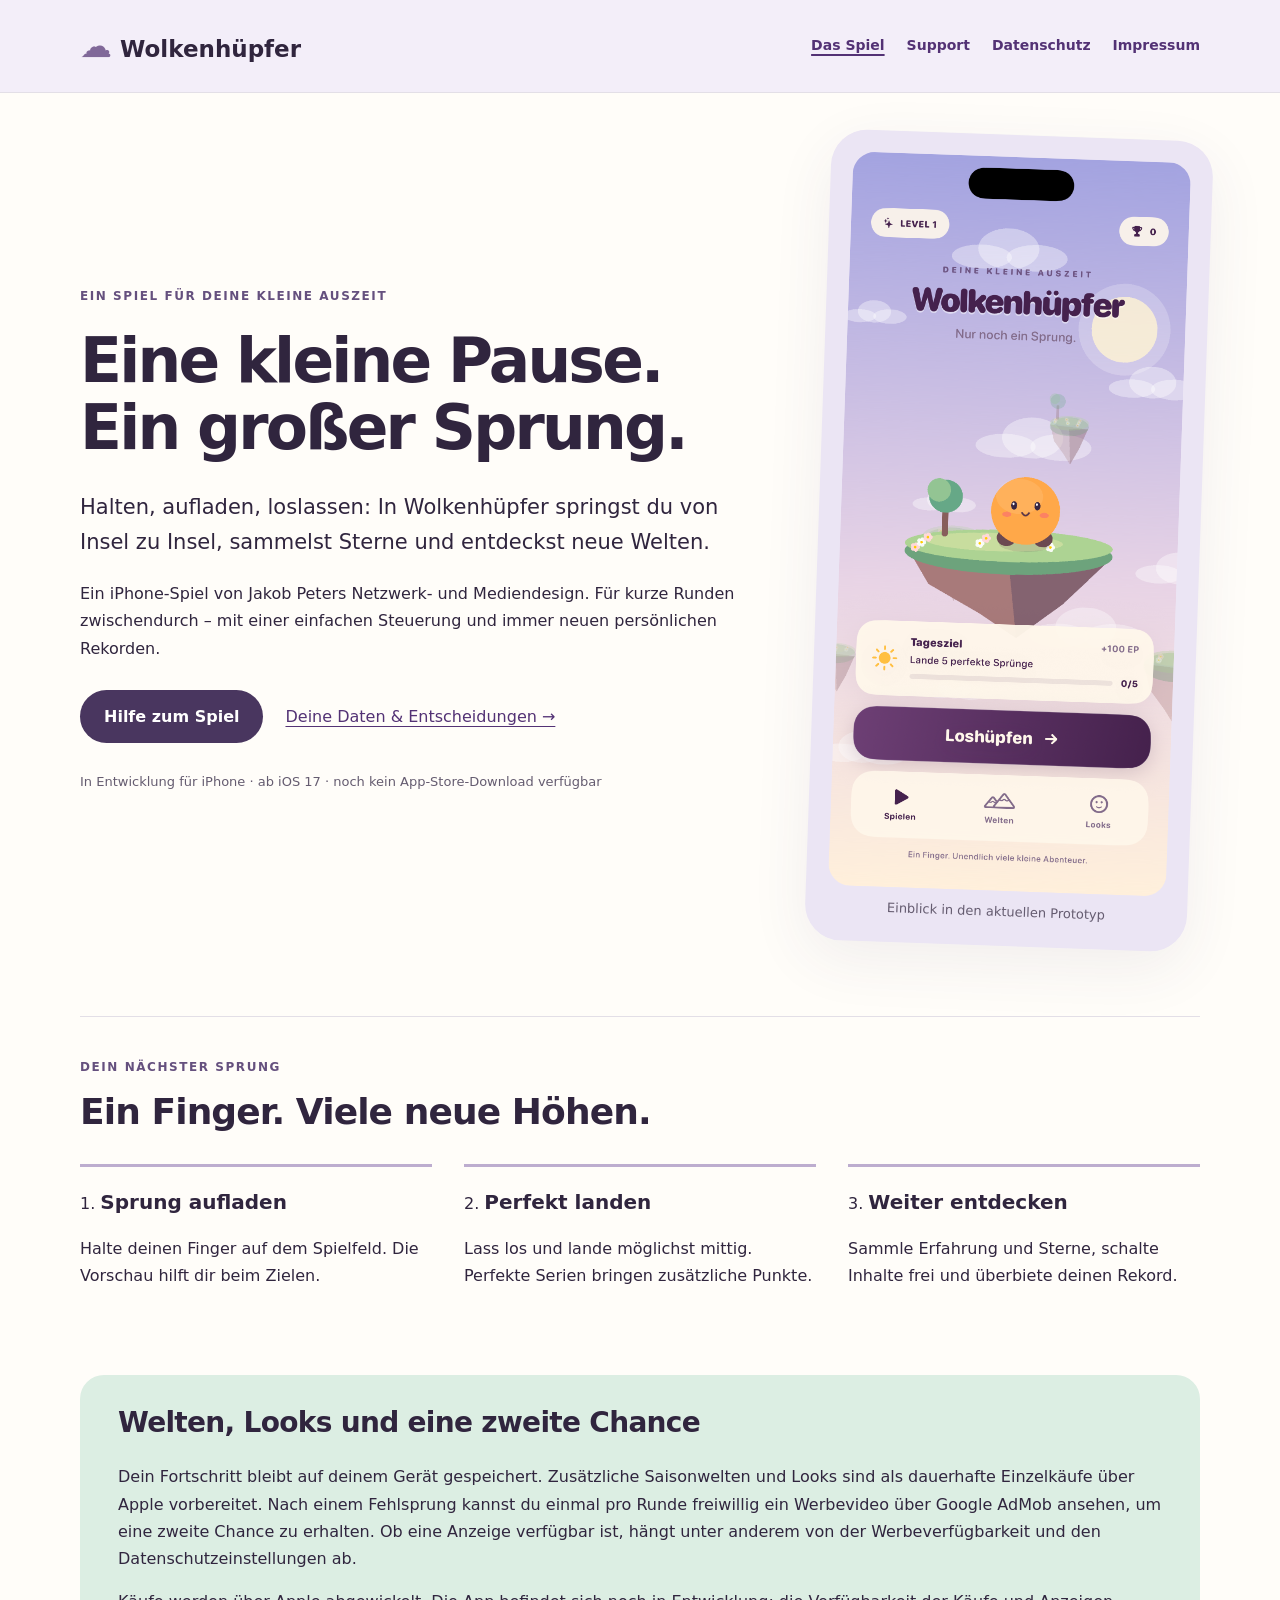
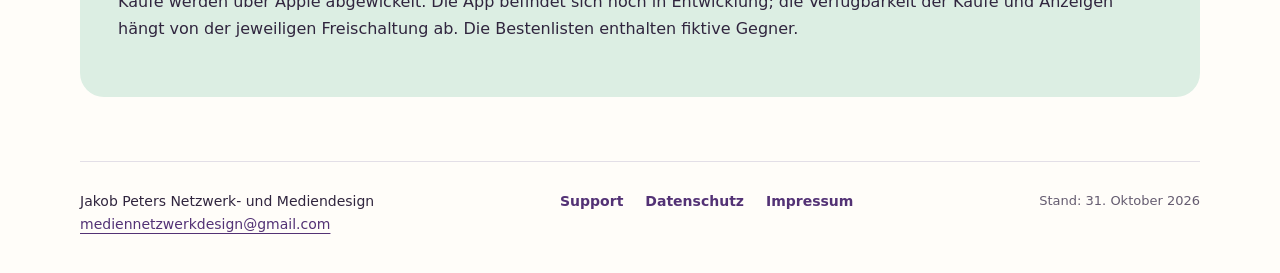
<file: index.html>
<!doctype html>
<html lang="de"><head><meta charset="utf-8"><meta name="viewport" content="width=device-width, initial-scale=1"><meta name="description" content="Wolkenhüpfer für iPhone: Spielvorstellung, Support und Datenschutz von Jakob Peters Netzwerk- und Mediendesign."><meta name="referrer" content="strict-origin-when-cross-origin"><title>Eine kleine Pause. Ein großer Sprung. · Wolkenhüpfer</title><link rel="icon" type="image/svg+xml" href="assets/favicon.svg"><link rel="stylesheet" href="assets/style.css"></head>
<body><a class="skip" href="#inhalt">Zum Inhalt</a><header><div class="wrap header"><a class="brand" href="index.html"><span aria-hidden="true">☁</span> Wolkenhüpfer</a><nav aria-label="Hauptnavigation"><a href="index.html" aria-current="page">Das Spiel</a><a href="support.html">Support</a><a href="datenschutz.html">Datenschutz</a><a href="impressum.html">Impressum</a></nav></div></header>
<main id="inhalt" class="wrap">
<section class="hero"><div><p class="eyebrow">Ein Spiel für deine kleine Auszeit</p><h1>Eine kleine Pause.<br>Ein großer Sprung.</h1><p class="lead">Halten, aufladen, loslassen: In Wolkenhüpfer springst du von Insel zu Insel, sammelst Sterne und entdeckst neue Welten.</p><p>Ein iPhone-Spiel von Jakob Peters Netzwerk- und Mediendesign. Für kurze Runden zwischendurch – mit einer einfachen Steuerung und immer neuen persönlichen Rekorden.</p><div class="actions"><a class="button" href="support.html">Hilfe zum Spiel</a><a href="datenschutz.html">Deine Daten &amp; Entscheidungen →</a></div><p class="small">In Entwicklung für iPhone · ab iOS 17 · noch kein App-Store-Download verfügbar</p></div><figure><img src="assets/spiel.png" alt="Wolkenhüpfer: orangefarbene Spielfigur auf einer schwebenden Insel im Startmenü des Prototyps" width="1206" height="2622"><figcaption>Einblick in den aktuellen Prototyp</figcaption></figure></section>
<section class="steps"><p class="eyebrow">Dein nächster Sprung</p><h2>Ein Finger. Viele neue Höhen.</h2><ol><li><strong>Sprung aufladen</strong><p>Halte deinen Finger auf dem Spielfeld. Die Vorschau hilft dir beim Zielen.</p></li><li><strong>Perfekt landen</strong><p>Lass los und lande möglichst mittig. Perfekte Serien bringen zusätzliche Punkte.</p></li><li><strong>Weiter entdecken</strong><p>Sammle Erfahrung und Sterne, schalte Inhalte frei und überbiete deinen Rekord.</p></li></ol></section>
<section class="panel"><h2>Welten, Looks und eine zweite Chance</h2><p>Dein Fortschritt bleibt auf deinem Gerät gespeichert. Zusätzliche Saisonwelten und Looks sind als dauerhafte Einzelkäufe über Apple vorbereitet. Nach einem Fehlsprung kannst du einmal pro Runde freiwillig ein Werbevideo über Google AdMob ansehen, um eine zweite Chance zu erhalten. Ob eine Anzeige verfügbar ist, hängt unter anderem von der Werbeverfügbarkeit und den Datenschutzeinstellungen ab.</p><p>Käufe werden über Apple abgewickelt. Die App befindet sich noch in Entwicklung; die Verfügbarkeit der Käufe und Anzeigen hängt von der jeweiligen Freischaltung ab. Die Bestenlisten enthalten fiktive Gegner.</p></section>
</main>
<footer class="wrap"><p>Jakob Peters Netzwerk- und Mediendesign<br><a href="mailto:mediennetzwerkdesign@gmail.com">mediennetzwerkdesign@gmail.com</a></p><nav aria-label="Rechtliches"><a href="support.html">Support</a><a href="datenschutz.html">Datenschutz</a><a href="impressum.html">Impressum</a></nav><p class="small">Stand: 31. Oktober 2026</p></footer></body></html>
</file>
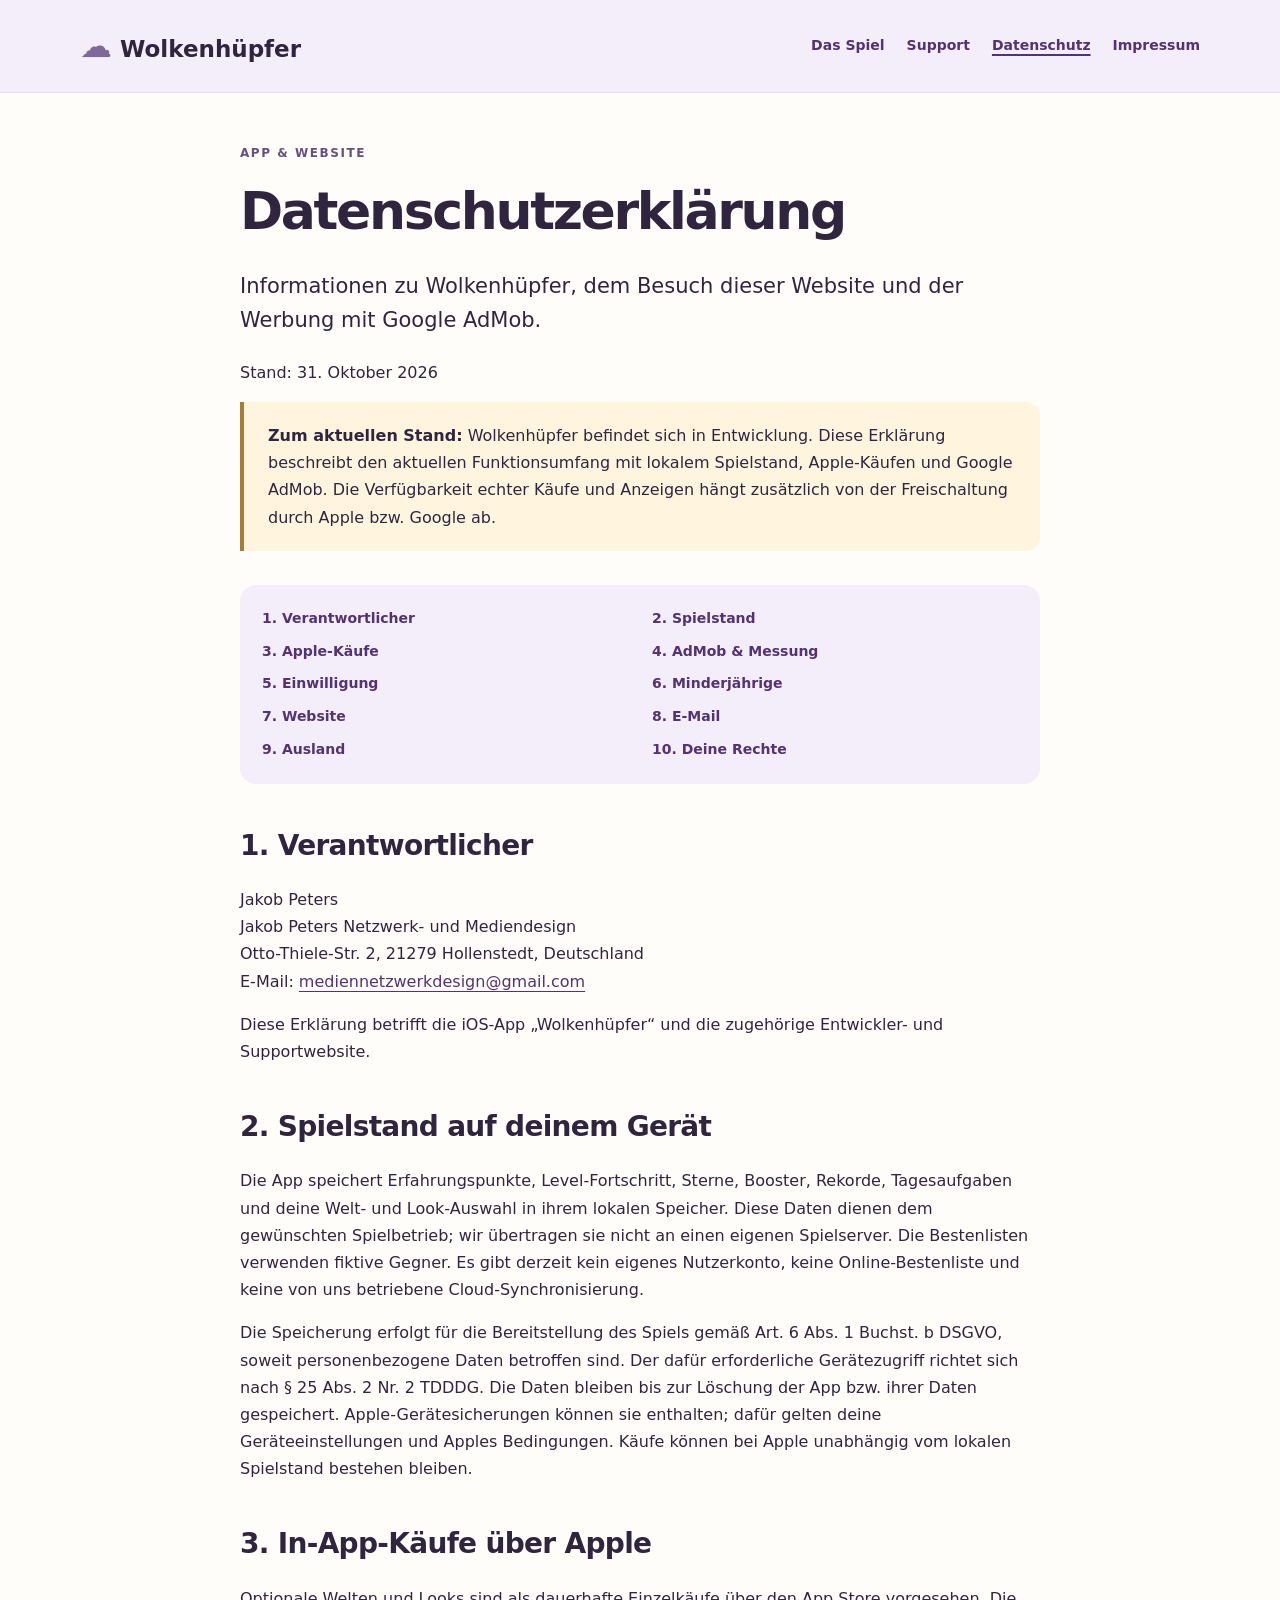
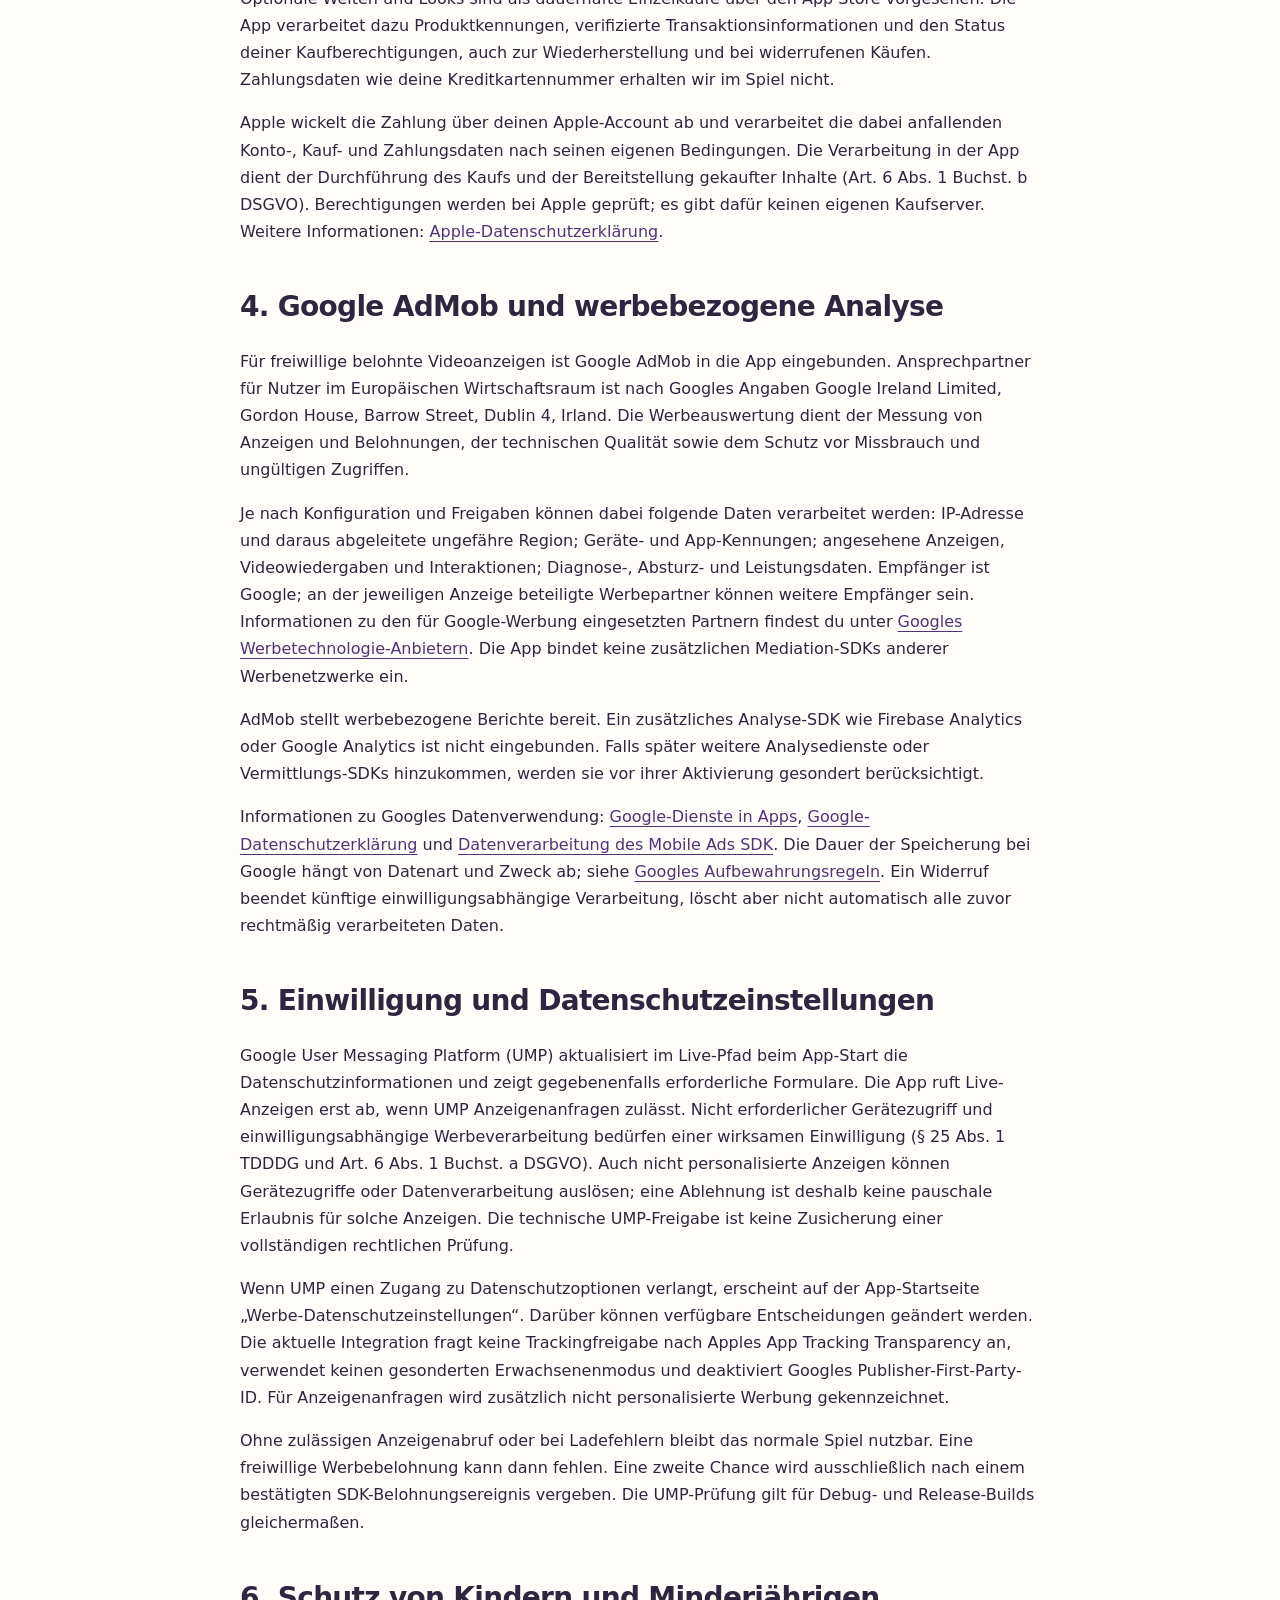
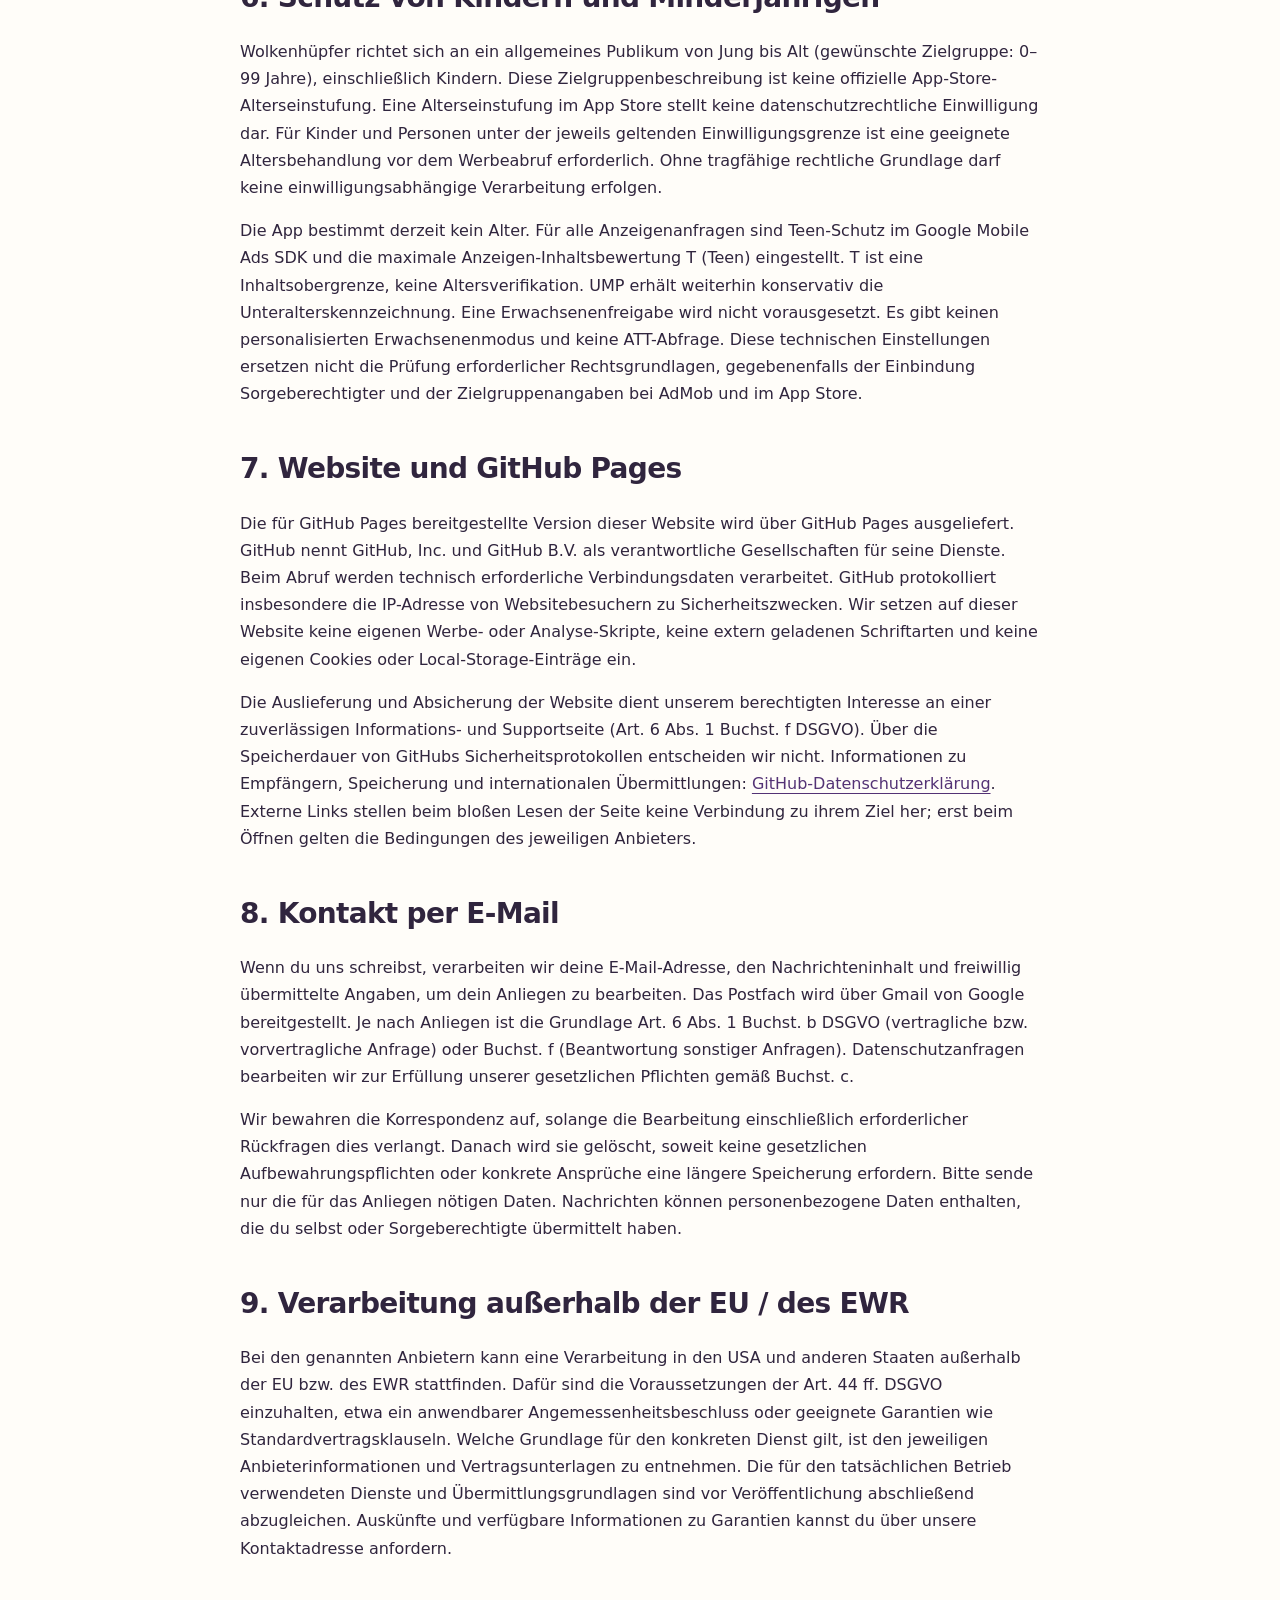
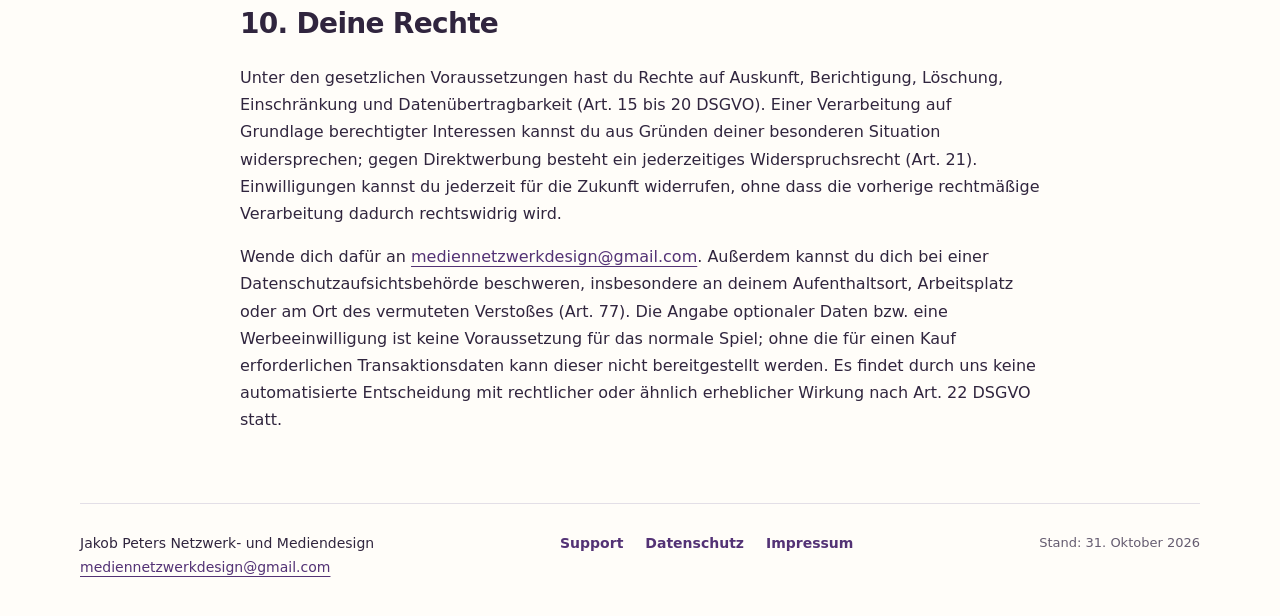
<file: datenschutz.html>
<!doctype html>
<html lang="de"><head><meta charset="utf-8"><meta name="viewport" content="width=device-width, initial-scale=1"><meta name="description" content="Datenschutz für Wolkenhüpfer und die Entwicklerwebsite, einschließlich Google AdMob und UMP."><meta name="referrer" content="strict-origin-when-cross-origin"><title>Datenschutzerklärung · Wolkenhüpfer</title><link rel="icon" type="image/svg+xml" href="assets/favicon.svg"><link rel="stylesheet" href="assets/style.css"></head>
<body><a class="skip" href="#inhalt">Zum Inhalt</a><header><div class="wrap header"><a class="brand" href="index.html"><span aria-hidden="true">☁</span> Wolkenhüpfer</a><nav aria-label="Hauptnavigation"><a href="index.html">Das Spiel</a><a href="support.html">Support</a><a href="datenschutz.html" aria-current="page">Datenschutz</a><a href="impressum.html">Impressum</a></nav></div></header>
<main id="inhalt" class="wrap">
<article class="prose"><p class="eyebrow">App &amp; Website</p><h1>Datenschutzerklärung</h1><p class="lead">Informationen zu Wolkenhüpfer, dem Besuch dieser Website und der Werbung mit Google AdMob.</p><p>Stand: 31. Oktober 2026</p><div class="notice"><strong>Zum aktuellen Stand:</strong> Wolkenhüpfer befindet sich in Entwicklung. Diese Erklärung beschreibt den aktuellen Funktionsumfang mit lokalem Spielstand, Apple-Käufen und Google AdMob. Die Verfügbarkeit echter Käufe und Anzeigen hängt zusätzlich von der Freischaltung durch Apple bzw. Google ab.</div>
<nav class="toc" aria-label="Inhalt der Datenschutzerklärung"><a href="#verantwortlich">1. Verantwortlicher</a><a href="#spielstand">2. Spielstand</a><a href="#apple">3. Apple-Käufe</a><a href="#admob">4. AdMob &amp; Messung</a><a href="#einwilligung">5. Einwilligung</a><a href="#kinder">6. Minderjährige</a><a href="#website">7. Website</a><a href="#kontakt">8. E-Mail</a><a href="#ausland">9. Ausland</a><a href="#rechte">10. Deine Rechte</a></nav>
<h2 id="verantwortlich">1. Verantwortlicher</h2><address>Jakob Peters<br>Jakob Peters Netzwerk- und Mediendesign<br>Otto-Thiele-Str. 2, 21279 Hollenstedt, Deutschland<br>E-Mail: <a href="mailto:mediennetzwerkdesign@gmail.com">mediennetzwerkdesign@gmail.com</a></address><p>Diese Erklärung betrifft die iOS-App „Wolkenhüpfer“ und die zugehörige Entwickler- und Supportwebsite.</p>
<h2 id="spielstand">2. Spielstand auf deinem Gerät</h2><p>Die App speichert Erfahrungspunkte, Level-Fortschritt, Sterne, Booster, Rekorde, Tagesaufgaben und deine Welt- und Look-Auswahl in ihrem lokalen Speicher. Diese Daten dienen dem gewünschten Spielbetrieb; wir übertragen sie nicht an einen eigenen Spielserver. Die Bestenlisten verwenden fiktive Gegner. Es gibt derzeit kein eigenes Nutzerkonto, keine Online-Bestenliste und keine von uns betriebene Cloud-Synchronisierung.</p><p>Die Speicherung erfolgt für die Bereitstellung des Spiels gemäß Art. 6 Abs. 1 Buchst. b DSGVO, soweit personenbezogene Daten betroffen sind. Der dafür erforderliche Gerätezugriff richtet sich nach § 25 Abs. 2 Nr. 2 TDDDG. Die Daten bleiben bis zur Löschung der App bzw. ihrer Daten gespeichert. Apple-Gerätesicherungen können sie enthalten; dafür gelten deine Geräteeinstellungen und Apples Bedingungen. Käufe können bei Apple unabhängig vom lokalen Spielstand bestehen bleiben.</p>
<h2 id="apple">3. In-App-Käufe über Apple</h2><p>Optionale Welten und Looks sind als dauerhafte Einzelkäufe über den App Store vorgesehen. Die App verarbeitet dazu Produktkennungen, verifizierte Transaktionsinformationen und den Status deiner Kaufberechtigungen, auch zur Wiederherstellung und bei widerrufenen Käufen. Zahlungsdaten wie deine Kreditkartennummer erhalten wir im Spiel nicht.</p><p>Apple wickelt die Zahlung über deinen Apple-Account ab und verarbeitet die dabei anfallenden Konto-, Kauf- und Zahlungsdaten nach seinen eigenen Bedingungen. Die Verarbeitung in der App dient der Durchführung des Kaufs und der Bereitstellung gekaufter Inhalte (Art. 6 Abs. 1 Buchst. b DSGVO). Berechtigungen werden bei Apple geprüft; es gibt dafür keinen eigenen Kaufserver. Weitere Informationen: <a href="https://www.apple.com/legal/privacy/de-ww/">Apple-Datenschutzerklärung</a>.</p>
<h2 id="admob">4. Google AdMob und werbebezogene Analyse</h2><p>Für freiwillige belohnte Videoanzeigen ist Google AdMob in die App eingebunden. Ansprechpartner für Nutzer im Europäischen Wirtschaftsraum ist nach Googles Angaben Google Ireland Limited, Gordon House, Barrow Street, Dublin 4, Irland. Die Werbeauswertung dient der Messung von Anzeigen und Belohnungen, der technischen Qualität sowie dem Schutz vor Missbrauch und ungültigen Zugriffen.</p><p>Je nach Konfiguration und Freigaben können dabei folgende Daten verarbeitet werden: IP-Adresse und daraus abgeleitete ungefähre Region; Geräte- und App-Kennungen; angesehene Anzeigen, Videowiedergaben und Interaktionen; Diagnose-, Absturz- und Leistungsdaten. Empfänger ist Google; an der jeweiligen Anzeige beteiligte Werbepartner können weitere Empfänger sein. Informationen zu den für Google-Werbung eingesetzten Partnern findest du unter <a href="https://www.google.com/ads/partners/">Googles Werbetechnologie-Anbietern</a>. Die App bindet keine zusätzlichen Mediation-SDKs anderer Werbenetzwerke ein.</p><p>AdMob stellt werbebezogene Berichte bereit. Ein zusätzliches Analyse-SDK wie Firebase Analytics oder Google Analytics ist nicht eingebunden. Falls später weitere Analysedienste oder Vermittlungs-SDKs hinzukommen, werden sie vor ihrer Aktivierung gesondert berücksichtigt.</p><p>Informationen zu Googles Datenverwendung: <a href="https://policies.google.com/technologies/partner-sites?hl=de">Google-Dienste in Apps</a>, <a href="https://policies.google.com/privacy?hl=de">Google-Datenschutzerklärung</a> und <a href="https://developers.google.com/admob/ios/privacy/data-disclosure">Datenverarbeitung des Mobile Ads SDK</a>. Die Dauer der Speicherung bei Google hängt von Datenart und Zweck ab; siehe <a href="https://policies.google.com/technologies/retention?hl=de">Googles Aufbewahrungsregeln</a>. Ein Widerruf beendet künftige einwilligungsabhängige Verarbeitung, löscht aber nicht automatisch alle zuvor rechtmäßig verarbeiteten Daten.</p>
<h2 id="einwilligung">5. Einwilligung und Datenschutzeinstellungen</h2><p>Google User Messaging Platform (UMP) aktualisiert im Live-Pfad beim App-Start die Datenschutzinformationen und zeigt gegebenenfalls erforderliche Formulare. Die App ruft Live-Anzeigen erst ab, wenn UMP Anzeigenanfragen zulässt. Nicht erforderlicher Gerätezugriff und einwilligungsabhängige Werbeverarbeitung bedürfen einer wirksamen Einwilligung (§ 25 Abs. 1 TDDDG und Art. 6 Abs. 1 Buchst. a DSGVO). Auch nicht personalisierte Anzeigen können Gerätezugriffe oder Datenverarbeitung auslösen; eine Ablehnung ist deshalb keine pauschale Erlaubnis für solche Anzeigen. Die technische UMP-Freigabe ist keine Zusicherung einer vollständigen rechtlichen Prüfung.</p><p>Wenn UMP einen Zugang zu Datenschutzoptionen verlangt, erscheint auf der App-Startseite „Werbe-Datenschutzeinstellungen“. Darüber können verfügbare Entscheidungen geändert werden. Die aktuelle Integration fragt keine Trackingfreigabe nach Apples App Tracking Transparency an, verwendet keinen gesonderten Erwachsenenmodus und deaktiviert Googles Publisher-First-Party-ID. Für Anzeigenanfragen wird zusätzlich nicht personalisierte Werbung gekennzeichnet.</p><p>Ohne zulässigen Anzeigenabruf oder bei Ladefehlern bleibt das normale Spiel nutzbar. Eine freiwillige Werbebelohnung kann dann fehlen. Eine zweite Chance wird ausschließlich nach einem bestätigten SDK-Belohnungsereignis vergeben. Die UMP-Prüfung gilt für Debug- und Release-Builds gleichermaßen.</p>
<h2 id="kinder">6. Schutz von Kindern und Minderjährigen</h2><p>Wolkenhüpfer richtet sich an ein allgemeines Publikum von Jung bis Alt (gewünschte Zielgruppe: 0–99 Jahre), einschließlich Kindern. Diese Zielgruppenbeschreibung ist keine offizielle App-Store-Alterseinstufung. Eine Alterseinstufung im App Store stellt keine datenschutzrechtliche Einwilligung dar. Für Kinder und Personen unter der jeweils geltenden Einwilligungsgrenze ist eine geeignete Altersbehandlung vor dem Werbeabruf erforderlich. Ohne tragfähige rechtliche Grundlage darf keine einwilligungsabhängige Verarbeitung erfolgen.</p><p>Die App bestimmt derzeit kein Alter. Für alle Anzeigenanfragen sind Teen-Schutz im Google Mobile Ads SDK und die maximale Anzeigen-Inhaltsbewertung T (Teen) eingestellt. T ist eine Inhaltsobergrenze, keine Altersverifikation. UMP erhält weiterhin konservativ die Unteralterskennzeichnung. Eine Erwachsenenfreigabe wird nicht vorausgesetzt. Es gibt keinen personalisierten Erwachsenenmodus und keine ATT-Abfrage. Diese technischen Einstellungen ersetzen nicht die Prüfung erforderlicher Rechtsgrundlagen, gegebenenfalls der Einbindung Sorgeberechtigter und der Zielgruppenangaben bei AdMob und im App Store.</p>
<h2 id="website">7. Website und GitHub Pages</h2><p>Die für GitHub Pages bereitgestellte Version dieser Website wird über GitHub Pages ausgeliefert. GitHub nennt GitHub, Inc. und GitHub B.V. als verantwortliche Gesellschaften für seine Dienste. Beim Abruf werden technisch erforderliche Verbindungsdaten verarbeitet. GitHub protokolliert insbesondere die IP-Adresse von Websitebesuchern zu Sicherheitszwecken. Wir setzen auf dieser Website keine eigenen Werbe- oder Analyse-Skripte, keine extern geladenen Schriftarten und keine eigenen Cookies oder Local-Storage-Einträge ein.</p><p>Die Auslieferung und Absicherung der Website dient unserem berechtigten Interesse an einer zuverlässigen Informations- und Supportseite (Art. 6 Abs. 1 Buchst. f DSGVO). Über die Speicherdauer von GitHubs Sicherheitsprotokollen entscheiden wir nicht. Informationen zu Empfängern, Speicherung und internationalen Übermittlungen: <a href="https://docs.github.com/en/site-policy/privacy-policies/github-general-privacy-statement">GitHub-Datenschutzerklärung</a>. Externe Links stellen beim bloßen Lesen der Seite keine Verbindung zu ihrem Ziel her; erst beim Öffnen gelten die Bedingungen des jeweiligen Anbieters.</p>
<h2 id="kontakt">8. Kontakt per E-Mail</h2><p>Wenn du uns schreibst, verarbeiten wir deine E-Mail-Adresse, den Nachrichteninhalt und freiwillig übermittelte Angaben, um dein Anliegen zu bearbeiten. Das Postfach wird über Gmail von Google bereitgestellt. Je nach Anliegen ist die Grundlage Art. 6 Abs. 1 Buchst. b DSGVO (vertragliche bzw. vorvertragliche Anfrage) oder Buchst. f (Beantwortung sonstiger Anfragen). Datenschutzanfragen bearbeiten wir zur Erfüllung unserer gesetzlichen Pflichten gemäß Buchst. c.</p><p>Wir bewahren die Korrespondenz auf, solange die Bearbeitung einschließlich erforderlicher Rückfragen dies verlangt. Danach wird sie gelöscht, soweit keine gesetzlichen Aufbewahrungspflichten oder konkrete Ansprüche eine längere Speicherung erfordern. Bitte sende nur die für das Anliegen nötigen Daten. Nachrichten können personenbezogene Daten enthalten, die du selbst oder Sorgeberechtigte übermittelt haben.</p>
<h2 id="ausland">9. Verarbeitung außerhalb der EU / des EWR</h2><p>Bei den genannten Anbietern kann eine Verarbeitung in den USA und anderen Staaten außerhalb der EU bzw. des EWR stattfinden. Dafür sind die Voraussetzungen der Art. 44 ff. DSGVO einzuhalten, etwa ein anwendbarer Angemessenheitsbeschluss oder geeignete Garantien wie Standardvertragsklauseln. Welche Grundlage für den konkreten Dienst gilt, ist den jeweiligen Anbieterinformationen und Vertragsunterlagen zu entnehmen. Die für den tatsächlichen Betrieb verwendeten Dienste und Übermittlungsgrundlagen sind vor Veröffentlichung abschließend abzugleichen. Auskünfte und verfügbare Informationen zu Garantien kannst du über unsere Kontaktadresse anfordern.</p>
<h2 id="rechte">10. Deine Rechte</h2><p>Unter den gesetzlichen Voraussetzungen hast du Rechte auf Auskunft, Berichtigung, Löschung, Einschränkung und Datenübertragbarkeit (Art. 15 bis 20 DSGVO). Einer Verarbeitung auf Grundlage berechtigter Interessen kannst du aus Gründen deiner besonderen Situation widersprechen; gegen Direktwerbung besteht ein jederzeitiges Widerspruchsrecht (Art. 21). Einwilligungen kannst du jederzeit für die Zukunft widerrufen, ohne dass die vorherige rechtmäßige Verarbeitung dadurch rechtswidrig wird.</p><p>Wende dich dafür an <a href="mailto:mediennetzwerkdesign@gmail.com">mediennetzwerkdesign@gmail.com</a>. Außerdem kannst du dich bei einer Datenschutzaufsichtsbehörde beschweren, insbesondere an deinem Aufenthaltsort, Arbeitsplatz oder am Ort des vermuteten Verstoßes (Art. 77). Die Angabe optionaler Daten bzw. eine Werbeeinwilligung ist keine Voraussetzung für das normale Spiel; ohne die für einen Kauf erforderlichen Transaktionsdaten kann dieser nicht bereitgestellt werden. Es findet durch uns keine automatisierte Entscheidung mit rechtlicher oder ähnlich erheblicher Wirkung nach Art. 22 DSGVO statt.</p>
</article>
</main>
<footer class="wrap"><p>Jakob Peters Netzwerk- und Mediendesign<br><a href="mailto:mediennetzwerkdesign@gmail.com">mediennetzwerkdesign@gmail.com</a></p><nav aria-label="Rechtliches"><a href="support.html">Support</a><a href="datenschutz.html">Datenschutz</a><a href="impressum.html">Impressum</a></nav><p class="small">Stand: 31. Oktober 2026</p></footer></body></html>
</file>
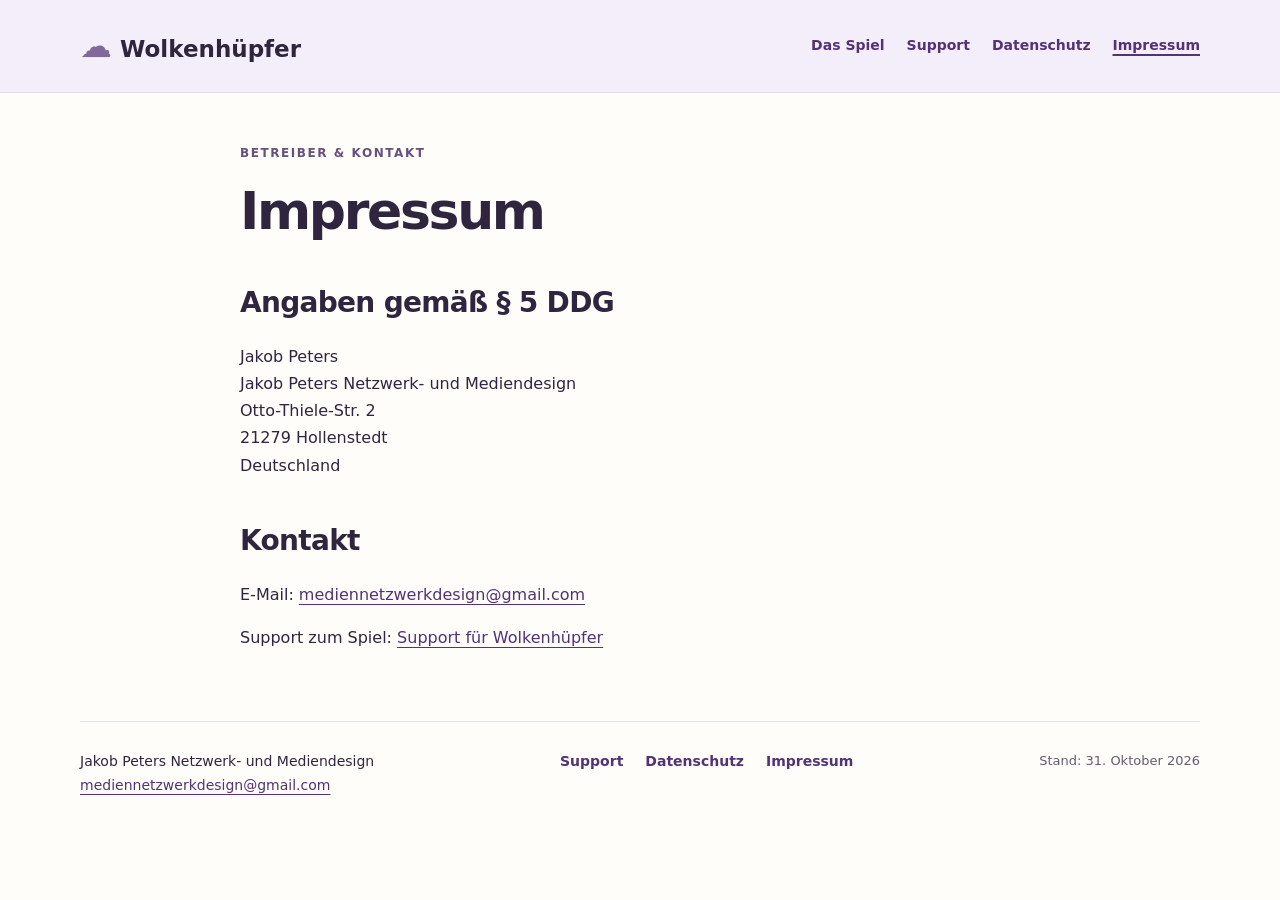
<file: impressum.html>
<!doctype html>
<html lang="de"><head><meta charset="utf-8"><meta name="viewport" content="width=device-width, initial-scale=1"><meta name="description" content="Betreiber und Kontakt der Website und des iPhone-Spiels Wolkenhüpfer."><meta name="referrer" content="strict-origin-when-cross-origin"><title>Impressum · Wolkenhüpfer</title><link rel="icon" type="image/svg+xml" href="assets/favicon.svg"><link rel="stylesheet" href="assets/style.css"></head>
<body><a class="skip" href="#inhalt">Zum Inhalt</a><header><div class="wrap header"><a class="brand" href="index.html"><span aria-hidden="true">☁</span> Wolkenhüpfer</a><nav aria-label="Hauptnavigation"><a href="index.html">Das Spiel</a><a href="support.html">Support</a><a href="datenschutz.html">Datenschutz</a><a href="impressum.html" aria-current="page">Impressum</a></nav></div></header>
<main id="inhalt" class="wrap">
<article class="prose"><p class="eyebrow">Betreiber &amp; Kontakt</p><h1>Impressum</h1><h2>Angaben gemäß § 5 DDG</h2><address>Jakob Peters<br>Jakob Peters Netzwerk- und Mediendesign<br>Otto-Thiele-Str. 2<br>21279 Hollenstedt<br>Deutschland</address><h2>Kontakt</h2><p>E-Mail: <a href="mailto:mediennetzwerkdesign@gmail.com">mediennetzwerkdesign@gmail.com</a></p><p>Support zum Spiel: <a href="support.html">Support für Wolkenhüpfer</a></p></article>
</main>
<footer class="wrap"><p>Jakob Peters Netzwerk- und Mediendesign<br><a href="mailto:mediennetzwerkdesign@gmail.com">mediennetzwerkdesign@gmail.com</a></p><nav aria-label="Rechtliches"><a href="support.html">Support</a><a href="datenschutz.html">Datenschutz</a><a href="impressum.html">Impressum</a></nav><p class="small">Stand: 31. Oktober 2026</p></footer></body></html>
</file>
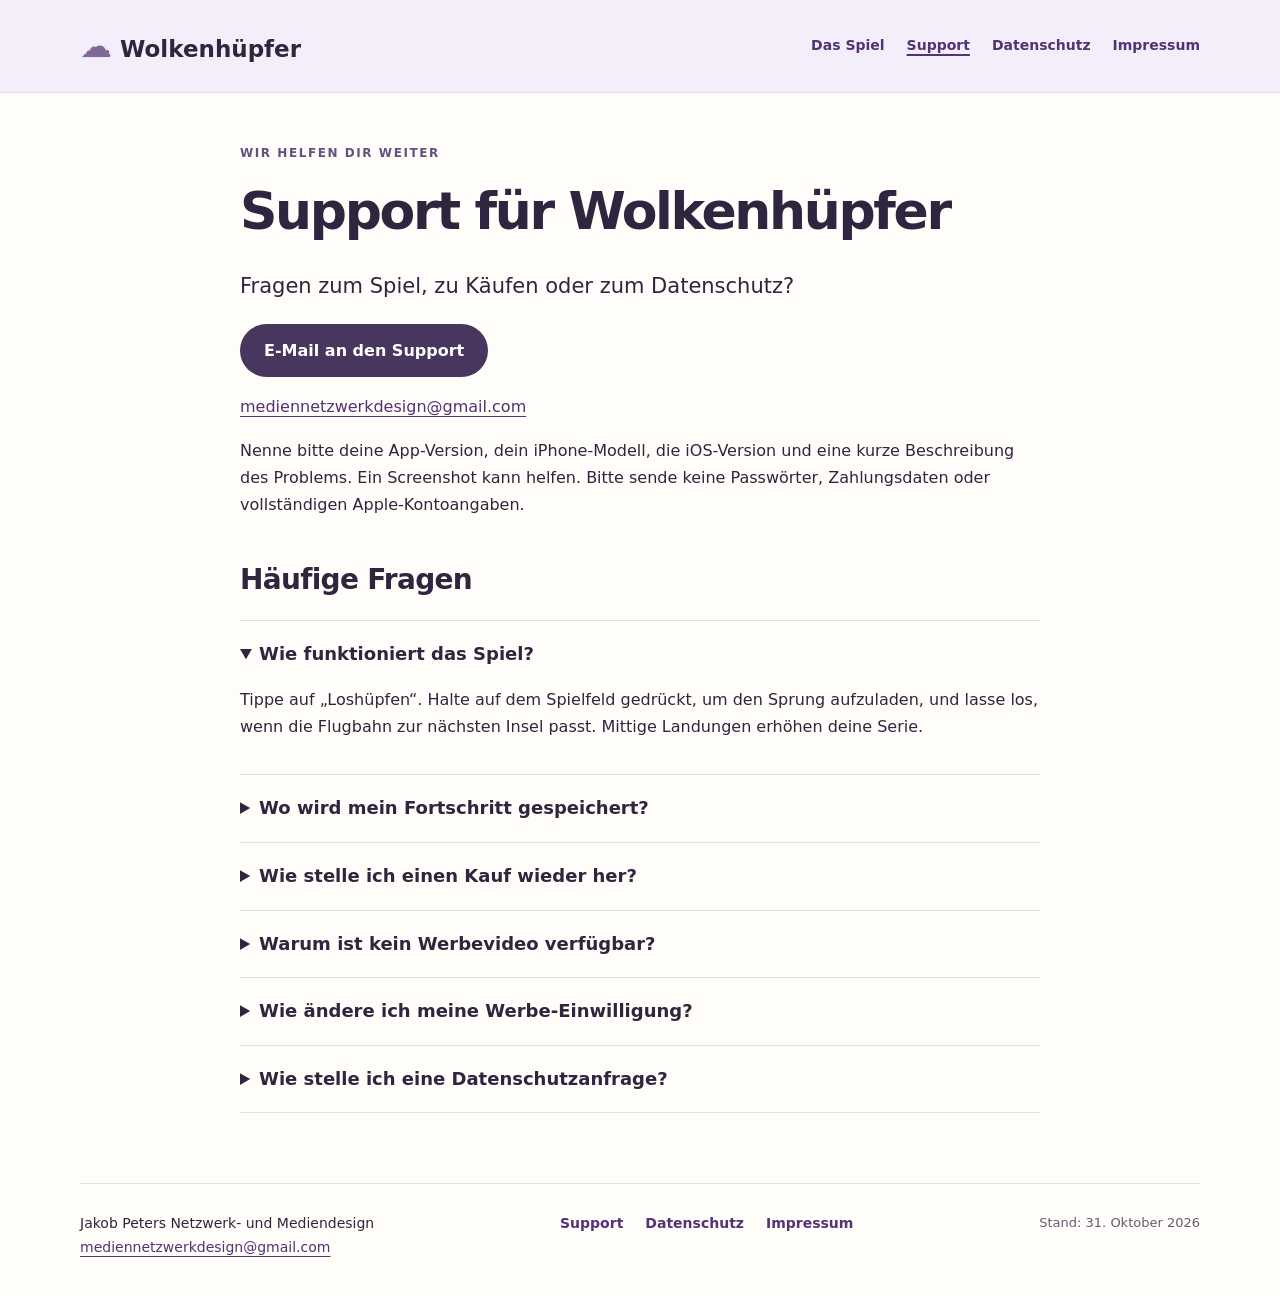
<file: support.html>
<!doctype html>
<html lang="de"><head><meta charset="utf-8"><meta name="viewport" content="width=device-width, initial-scale=1"><meta name="description" content="Hilfe und Kontakt für Wolkenhüpfer: Spielstand, Käufe, Werbung und Datenschutzanfragen."><meta name="referrer" content="strict-origin-when-cross-origin"><title>Support · Wolkenhüpfer</title><link rel="icon" type="image/svg+xml" href="assets/favicon.svg"><link rel="stylesheet" href="assets/style.css"></head>
<body><a class="skip" href="#inhalt">Zum Inhalt</a><header><div class="wrap header"><a class="brand" href="index.html"><span aria-hidden="true">☁</span> Wolkenhüpfer</a><nav aria-label="Hauptnavigation"><a href="index.html">Das Spiel</a><a href="support.html" aria-current="page">Support</a><a href="datenschutz.html">Datenschutz</a><a href="impressum.html">Impressum</a></nav></div></header>
<main id="inhalt" class="wrap">
<article class="prose"><p class="eyebrow">Wir helfen dir weiter</p><h1>Support für Wolkenhüpfer</h1><p class="lead">Fragen zum Spiel, zu Käufen oder zum Datenschutz?</p><p><a class="button" href="mailto:mediennetzwerkdesign@gmail.com?subject=Wolkenh%C3%BCpfer%20Support">E-Mail an den Support</a></p><p><a href="mailto:mediennetzwerkdesign@gmail.com">mediennetzwerkdesign@gmail.com</a></p><p>Nenne bitte deine App-Version, dein iPhone-Modell, die iOS-Version und eine kurze Beschreibung des Problems. Ein Screenshot kann helfen. Bitte sende keine Passwörter, Zahlungsdaten oder vollständigen Apple-Kontoangaben.</p>
<h2>Häufige Fragen</h2><details open><summary>Wie funktioniert das Spiel?</summary><p>Tippe auf „Loshüpfen“. Halte auf dem Spielfeld gedrückt, um den Sprung aufzuladen, und lasse los, wenn die Flugbahn zur nächsten Insel passt. Mittige Landungen erhöhen deine Serie.</p></details><details><summary>Wo wird mein Fortschritt gespeichert?</summary><p>Spielstand, Rekorde, Sterne und Auswahl werden lokal auf deinem Gerät gespeichert. Eine eigene Cloud-Synchronisierung oder ein Spielkonto gibt es derzeit nicht. Gerätesicherungen durch Apple können App-Daten enthalten. Beim Löschen der App kann der lokale Spielstand verloren gehen.</p></details><details><summary>Wie stelle ich einen Kauf wieder her?</summary><p>Verwende „Käufe wiederherstellen“ in der App und den Apple-Account, mit dem du gekauft hast. Welten und Looks sind getrennte, dauerhafte Käufe. Für Käufe und Erstattungen gelten Apples Abläufe: <a href="https://reportaproblem.apple.com/">Problem bei Apple melden</a>.</p></details><details><summary>Warum ist kein Werbevideo verfügbar?</summary><p>Wolkenhüpfer verwendet Google AdMob für freiwillige Werbevideos. Wenn keine passende Anzeige verfügbar ist, eine technische Störung vorliegt oder die Datenschutzvoraussetzungen nicht erfüllt sind, wird keine Anzeige gezeigt. Du kannst normal weiterspielen. Eine zweite Chance gibt es erst nach bestätigter Werbebelohnung, einmal pro Runde.</p></details><details><summary>Wie ändere ich meine Werbe-Einwilligung?</summary><p>Wenn Google UMP entsprechende Datenschutzoptionen bereitstellt, erscheint auf der Startseite der App „Werbe-Datenschutzeinstellungen“. Dort kannst du die verfügbaren Entscheidungen ändern. Die aktuelle App fragt keine iOS-Trackingfreigabe an und fordert nicht personalisierte Anzeigen an. Die Website kann keine Werbeentscheidung auf deinem iPhone ändern. Weitere Informationen stehen in der Datenschutzerklärung.</p></details><details><summary>Wie stelle ich eine Datenschutzanfrage?</summary><p>Schreibe an die oben genannte Adresse mit dem Betreff „Wolkenhüpfer Datenschutz“. Nenne nur die Informationen, die für dein Anliegen nötig sind. Die Einzelheiten findest du in unserer <a href="datenschutz.html">Datenschutzerklärung</a>.</p></details></article>
</main>
<footer class="wrap"><p>Jakob Peters Netzwerk- und Mediendesign<br><a href="mailto:mediennetzwerkdesign@gmail.com">mediennetzwerkdesign@gmail.com</a></p><nav aria-label="Rechtliches"><a href="support.html">Support</a><a href="datenschutz.html">Datenschutz</a><a href="impressum.html">Impressum</a></nav><p class="small">Stand: 31. Oktober 2026</p></footer></body></html>
</file>
<file: assets/style.css>
:root{color-scheme:light;--ink:#30253e;--muted:#655c70;--paper:#fffdf9;--purple:#49365f;--mint:#dceee3;--line:#e3dfe7;--radius:24px}*{box-sizing:border-box}html{scroll-behavior:smooth;scroll-padding-top:24px}body{margin:0;background:var(--paper);color:var(--ink);font-family:ui-rounded,system-ui,-apple-system,BlinkMacSystemFont,"Segoe UI",sans-serif;line-height:1.7}a{color:#533275;text-underline-offset:4px;overflow-wrap:anywhere}a:hover{color:#7b408d}a:focus-visible,summary:focus-visible{outline:3px solid #a15c16;outline-offset:5px;border-radius:4px}.wrap{width:min(1120px,calc(100% - 48px));margin-inline:auto}header{background:#f3eef9;border-bottom:1px solid var(--line)}.header{min-height:92px;display:flex;align-items:center;justify-content:space-between;gap:24px}.brand{font-size:23px;font-weight:850;text-decoration:none;color:var(--ink);white-space:nowrap}.brand span{color:#806899;font-size:32px}nav{display:flex;gap:22px;flex-wrap:wrap}nav a{text-decoration:none;font-weight:600;font-size:14px}nav a[aria-current]{text-decoration:underline;text-decoration-thickness:2px}.skip{position:absolute;left:16px;top:-100px;padding:12px;background:white;z-index:10}.skip:focus{top:8px}.draft{margin-block:24px;padding:16px 20px;border:1px solid #d9b877;border-radius:14px;background:#fff5df;font-size:14px;color:#634619}.hero{display:grid;grid-template-columns:1.4fr .8fr;gap:70px;align-items:center;padding:42px 0 70px}.eyebrow{font-size:12px;font-weight:800;letter-spacing:.13em;text-transform:uppercase;color:#65507e}h1{font-size:clamp(38px,4.8vw,64px);line-height:1.1;letter-spacing:-.045em;margin:20px 0 28px}h2{font-size:28px;line-height:1.25;letter-spacing:-.025em;margin-top:44px}.lead{font-size:21px;line-height:1.65}.actions{display:flex;align-items:center;gap:22px;flex-wrap:wrap;margin:28px 0}.button{display:inline-block;background:var(--purple);color:#fff;text-decoration:none;font-weight:750;border-radius:99px;padding:13px 24px}.button:hover{background:#624a7c;color:white}.small,figcaption{font-size:13px;color:var(--muted)}figure{margin:0;background:#ebe5f4;padding:22px;border-radius:36px;transform:rotate(2deg);box-shadow:0 18px 60px #48305813}figure img{display:block;max-width:100%;height:auto;border-radius:22px}figcaption{text-align:center;margin-top:10px}.steps{padding:28px 0 54px;border-top:1px solid var(--line)}.steps h2{font-size:36px;margin-top:10px}.steps ol{padding:0;list-style-position:inside;display:grid;grid-template-columns:repeat(3,1fr);gap:32px}.steps li{padding-top:18px;border-top:3px solid #bdadcf}.steps strong{font-size:20px}.panel{padding:30px 38px 38px;background:var(--mint);border-radius:var(--radius);margin-bottom:64px}.panel h2{margin-top:0}.prose{max-width:800px;margin:50px auto 70px}.prose h1{font-size:clamp(36px,5vw,52px);overflow-wrap:anywhere}.prose address{font-style:normal}.notice{padding:20px 24px;border-left:4px solid #a97c31;background:#fff5df;border-radius:0 14px 14px 0}.toc{display:grid;grid-template-columns:1fr 1fr;gap:9px 24px;margin:34px 0;padding:22px;background:#f3eef9;border-radius:16px}.prose h2{scroll-margin-top:24px}.prose p{overflow-wrap:anywhere}details{border-top:1px solid var(--line);padding:18px 0}details:last-of-type{border-bottom:1px solid var(--line)}summary{cursor:pointer;font-weight:750;font-size:18px}footer{padding:28px 0 36px;border-top:1px solid var(--line);display:flex;justify-content:space-between;align-items:flex-start;gap:24px;flex-wrap:wrap}footer p{margin:0;font-size:14px}@media(max-width:750px){.wrap{width:calc(100% - 32px)}.header{align-items:flex-start;flex-direction:column;gap:8px;padding-block:18px}nav{gap:12px 18px}.hero{grid-template-columns:1fr;gap:24px;padding-top:20px}.hero figure{max-width:320px;margin:12px auto;transform:none}h1{font-size:45px}.lead{font-size:19px}.steps ol{grid-template-columns:1fr;gap:16px}.panel{padding:24px}.toc{grid-template-columns:1fr}.prose{margin-top:30px}.prose h1{font-size:36px}}@media(prefers-reduced-motion:reduce){html{scroll-behavior:auto}}@media print{header,.draft,.actions,footer,.skip{display:none}body{color:#000;background:#fff}.wrap{width:100%}.prose{max-width:none;margin:0}h2{break-after:avoid}a{color:#000}.notice{border:1px solid #999}.toc{display:none}}
</file>
